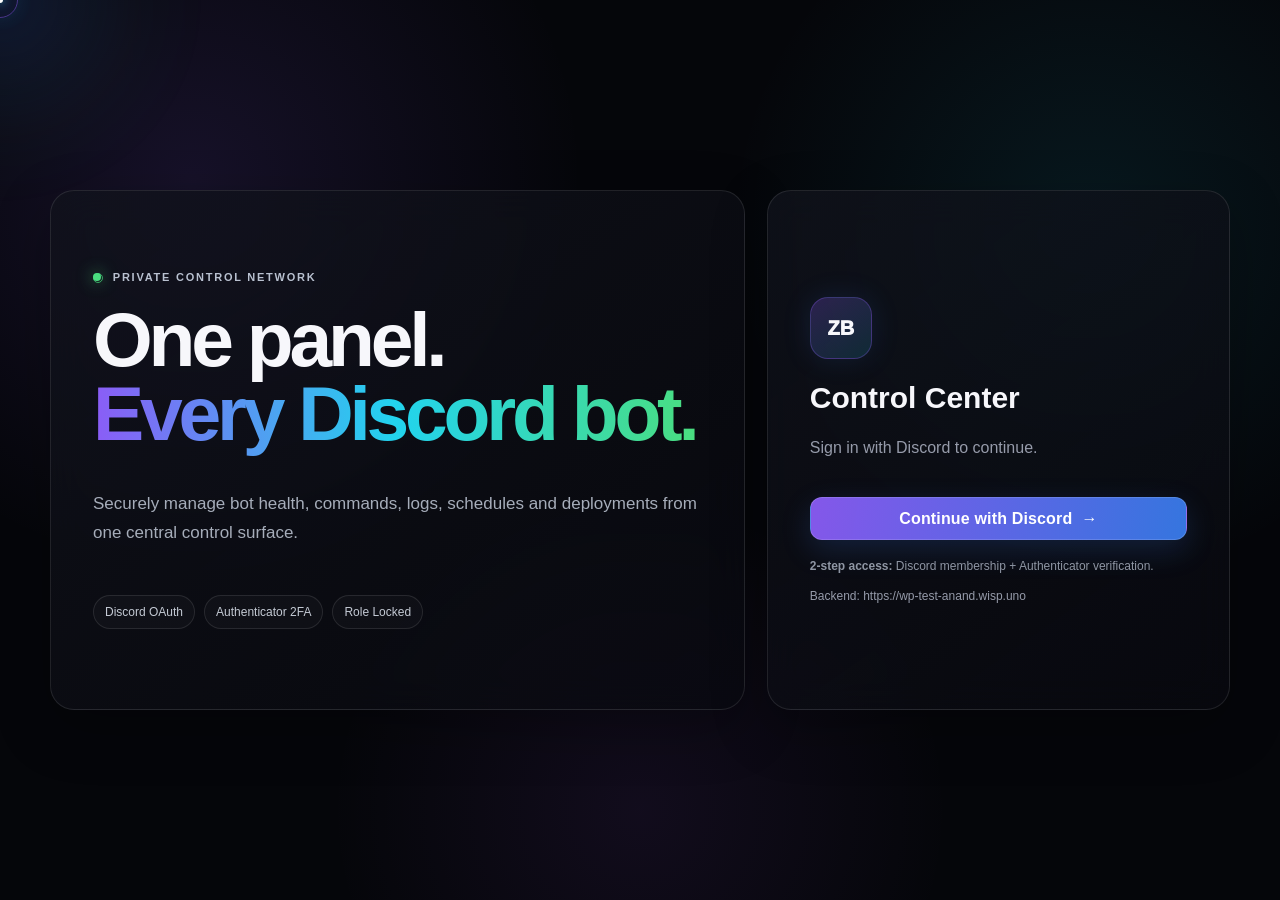
<file: index.html>
<!doctype html><html lang="en"><head><meta charset="utf-8"><meta name="viewport" content="width=device-width,initial-scale=1"><title>Zayen Bot Control</title><meta name="description" content="Private Discord bot control center"><link rel="stylesheet" href="./assets/app.css"></head>
<body class="dashboard-page"><div class="cursor-light"></div><div class="cursor-dot"></div><div class="cursor-ring"></div><div id="authGate">
<main class="auth-shell">
  <section class="auth-hero glass spotlight tilt">
    <div class="eyebrow"><span class="pulse"></span> PRIVATE CONTROL NETWORK</div>
    <h1>One panel.<br><span>Every Discord bot.</span></h1>
    <p>Securely manage bot health, commands, logs, schedules and deployments from one central control surface.</p>
    <div class="auth-pills"><span>Discord OAuth</span><span>Authenticator 2FA</span><span>Role Locked</span></div>
  </section>
  <section class="login-card glass spotlight tilt">
    <div class="brand-mark">ZB</div>
    <h2>Control Center</h2><p class="muted">Sign in with Discord to continue.</p>
    <div id="authError" class="alert danger auth-error"></div>
    <a id="discordLogin" class="btn primary discord-login magnetic" href="https://wp-test-anand.wisp.uno/login/discord">Continue with Discord <span>→</span></a>
    <div class="security-note"><b>2-step access:</b> Discord membership + Authenticator verification.</div>
    <div id="backendLabel" class="backend-pill"></div>
  </section>
</main></div><div id="dashboardApp" class="hidden-app"><div class="cursor-light"></div><div class="cursor-dot"></div><div class="cursor-ring"></div><div class="top-progress"></div>
<div class="app-shell">
<aside class="sidebar glass">
  <div class="side-brand"><div class="brand-mark small">ZB</div><div><b>Zayen Control</b><small>BOT NETWORK</small></div></div>
  <nav class="side-nav">
    <button data-view="overview" class="nav-item active"><span>◈</span> Overview</button>
    <button data-view="bots" class="nav-item"><span>🤖</span> Bots</button>
    <button data-view="commands" class="nav-item admin-only"><span>⌘</span> Command Center</button>
    <button data-view="servers" class="nav-item admin-only"><span>◉</span> Servers</button>
    <button data-view="logs" class="nav-item admin-only"><span>≡</span> Live Logs</button>
    <button data-view="analytics" class="nav-item admin-only"><span>⌁</span> Analytics</button>
    <button data-view="scheduler" class="nav-item admin-only"><span>◷</span> Scheduler</button>
    <button data-view="errors" class="nav-item admin-only"><span>⚠</span> Errors</button>
    <button data-view="updates" class="nav-item admin-only"><span>↻</span> Updates</button>
    <button data-view="permissions" class="nav-item owner-only"><span>♢</span> Permissions</button>
    <button data-view="audit" class="nav-item admin-only"><span>✓</span> Audit Log</button>
    <button data-view="developer" class="nav-item owner-only"><span>&lt;/&gt;</span> Developer</button>
    <button data-view="settings" class="nav-item admin-only"><span>⚙</span> Settings</button>
  </nav>
  <div class="side-footer"><span class="status-dot"></span><div><b>Secure session</b><small>Discord + TOTP</small></div></div>
</aside>
<main class="main-area">
<header class="topbar"><div><p class="kicker">CENTRAL BOT MANAGER</p><h1 id="pageTitle">Overview</h1></div><div class="top-actions"><button id="refreshBtn" class="icon-btn magnetic" title="Refresh">↻</button><div class="profile"><img id="avatar" alt=""><div><b id="username">Loading…</b><small id="role">—</small></div></div><button id="logoutBtn" class="icon-btn" title="Logout">↪</button></div></header>
<section id="view-overview" class="view active">
  <div class="hero-panel glass spotlight tilt"><div><div class="eyebrow"><span class="pulse"></span> CONTROL NETWORK</div><h2>All systems.<br><span>One command center.</span></h2><p>Live health, uptime, commands and operational control across every connected Wispbyte Discord bot.</p></div><div class="network-orb"><div class="orb-core">ZB</div><i></i><i></i><i></i></div></div>
  <div class="stats-grid"><article class="stat-card glass spotlight"><small>CONNECTED BOTS</small><strong id="statBots">0</strong><span id="statBotsSub">0 online</span></article><article class="stat-card glass spotlight"><small>TOTAL GUILDS</small><strong id="statGuilds">0</strong><span>Across connected bots</span></article><article class="stat-card glass spotlight"><small>COMMANDS</small><strong id="statCommands">0</strong><span>Registered actions</span></article><article class="stat-card glass spotlight"><small>NETWORK HEALTH</small><strong id="statHealth">—</strong><span>Live heartbeat</span></article></div>
  <div class="section-head"><div><small>BOT FLEET</small><h3>Live status</h3></div><button class="btn ghost admin-only" data-go="commands">Open Command Center</button></div><div id="botGrid" class="bot-grid"></div>
</section>
<section id="view-bots" class="view"><div class="section-head"><div><small>FLEET</small><h3>All bots</h3></div><div class="legend"><span><i class="online"></i>Online</span><span><i class="offline"></i>Offline</span></div></div><div id="botTable" class="data-card glass"></div></section>
<section id="view-commands" class="view"><div class="panel-grid two"><article class="glass form-card"><div class="section-head compact"><div><small>REMOTE ACTION</small><h3>Command Center</h3></div><span class="badge-role">ADMIN+</span></div><label>Bot</label><select id="cmdBot"></select><label>Server</label><select id="cmdGuild"><option value="">Select a bot first</option></select><label>Context Channel <span class="muted tiny">(optional)</span></label><select id="cmdContextChannel"><option value="">Auto / command default</option></select><label>Command</label><select id="cmdName"><option value="">Select a command</option></select><div id="cmdFields"></div><button id="runCommand" class="btn primary magnetic">Execute Command</button><div id="cmdResult" class="console-mini">Select bot → server → command.</div></article><article class="glass info-card"><small>SECURITY MODEL</small><h3>No browser shell for Admin</h3><p>Admin commands travel through the bot control bridge and can only call actions registered by that bot. Raw source/script endpoints are blocked unless the Discord role resolves to Owner.</p><div class="perm-stack"><div><b>Owner</b><span>Full dashboard + Developer</span></div><div><b>Admin</b><span>Lifecycle + commands + logs</span></div><div><b>Staff</b><span>Status only</span></div></div></article></div></section>
<section id="view-servers" class="view"><div class="glass data-card"><div class="section-head compact"><h3>Server inventory</h3><button id="loadServers" class="btn ghost">Refresh</button></div><div id="serverList"></div></div></section>
<section id="view-logs" class="view"><div class="terminal glass"><div class="terminal-head"><span></span><span></span><span></span><b>LIVE BOT LOGS</b><button id="loadLogs" class="btn ghost" style="margin-left:auto;min-height:28px">Refresh</button></div><pre id="liveLog">Waiting for bot output…</pre></div></section>
<section id="view-analytics" class="view"><div class="stats-grid"><article class="stat-card glass"><small>ONLINE RATE</small><strong id="aOnline">0%</strong></article><article class="stat-card glass"><small>AVG PING</small><strong id="aPing">0ms</strong></article><article class="stat-card glass"><small>RAM USED</small><strong id="aRam">0MB</strong></article><article class="stat-card glass"><small>AVG CPU</small><strong id="aCpu">0%</strong></article></div><div class="glass chart-card"><h3>Fleet health bars</h3><div id="healthBars"></div></div></section>
<section id="view-scheduler" class="view"><div class="panel-grid two"><article class="glass form-card"><h3>Schedule a command</h3><label>Bot</label><select id="scheduleBot"></select><label>Guild ID</label><input id="scheduleGuild"><label>Command</label><input id="scheduleCommand"><label>Arguments JSON</label><textarea id="scheduleArgs">{}</textarea><label>Run at (ISO 8601, UTC recommended)</label><input id="scheduleAt" placeholder="2026-08-31T12:00:00+00:00"><button id="createSchedule" class="btn primary">Create schedule</button></article><article class="glass data-card"><h3>Recent scheduled jobs</h3><div id="scheduleList"></div></article></div></section>
<section id="view-errors" class="view"><div class="glass data-card"><div class="section-head compact"><h3>Error stream</h3><button id="loadErrors" class="btn ghost">Refresh</button></div><div id="errorList"></div></div></section>
<section id="view-updates" class="view"><div class="empty-panel glass"><span>↻</span><h3>Update orchestration</h3><p>Owner can edit approved source files in Developer and restart the target bot. For production deploys, connect your host/provider deploy action to the Host Agent adapter.</p></div></section>
<section id="view-permissions" class="view"><div class="glass data-card"><h3>Permission policy</h3><table><thead><tr><th>Role</th><th>Discord Role ID</th><th>Access</th></tr></thead><tbody><tr><td><b>Owner</b></td><td><code>1401968803700805732</code></td><td>Full access + Developer/source</td></tr><tr><td><b>Admin</b></td><td><code>1401968803700805731</code></td><td>Lifecycle, commands, logs, scheduler, settings</td></tr><tr><td><b>Staff</b></td><td><code>1401968803700805728</code></td><td>Bot Online / Offline status only</td></tr></tbody></table><p class="muted">Guild lock: <code>1401968803675373609</code>. Backend checks this after Discord OAuth; UI visibility is only cosmetic.</p></div></section>
<section id="view-audit" class="view"><div class="glass data-card"><div class="section-head compact"><h3>Audit trail</h3><button id="loadAudit" class="btn ghost">Refresh</button></div><div id="auditList"></div></div></section>
<section id="view-developer" class="view"><div class="panel-grid two"><article class="glass form-card"><div class="section-head compact"><h3>Owner Script Manager</h3><span class="badge-role owner">OWNER</span></div><label>Bot</label><select id="devBot"></select><button id="listScripts" class="btn ghost">List approved files</button><div id="scriptList" class="file-list"></div></article><article class="glass form-card"><label>Path</label><input id="scriptPath" placeholder="main.py"><div class="button-row"><button id="readScript" class="btn ghost">Read</button><button id="writeScript" class="btn primary">Save</button></div><textarea id="scriptContent" class="code-editor" rows="22" spellcheck="false"></textarea><p class="muted tiny">Wispbyte Runner blocks .env, secrets, keys, tokens and paths outside the configured bot directory.</p></article></div></section>
<section id="view-settings" class="view"><div class="glass data-card"><h3>Control settings</h3><div class="settings-grid"><div><small>AUTH</small><b>Discord OAuth + TOTP</b></div><div><small>GUILD LOCK</small><b>1401968803675373609</b></div><div><small>ADMIN SHELL</small><b>Disabled</b></div><div><small>AUDIT</small><b>Enabled</b></div></div></div></section>
</main></div><div id="toast" class="toast"></div></div><script src="./config.js"></script>
<script src="./assets/effects.js"></script>
<script src="./assets/dashboard.js"></script>
<script>
(function(){
  const login = document.getElementById('discordLogin');
  if(login){
    login.onclick = function(e){
      e.preventDefault();
      window.location.href = 'https://wp-test-anand.wisp.uno/login/discord';
    };
  }
})();
</script>
</body></html>
</file>
<file: assets/app.css>
*{box-sizing:border-box}html{scroll-behavior:smooth}body{margin:0;font-family:Inter,Segoe UI,Arial,sans-serif;background:#05060a;color:#f7f7fb;overflow-x:hidden}:root{--bg:#05060a;--purple:#8b5cf6;--violet:#a855f7;--cyan:#22d3ee;--blue:#3b82f6;--green:#22c55e;--green2:#4ade80;--red:#fb7185;--amber:#f59e0b;--border:rgba(255,255,255,.10);--muted:#969baa;--panel:rgba(14,16,24,.72);--panel2:rgba(8,10,16,.76)}body:before{content:"";position:fixed;inset:0;z-index:-10;background:radial-gradient(circle at 15% 20%,rgba(139,92,246,.13),transparent 30%),radial-gradient(circle at 85% 25%,rgba(34,211,238,.09),transparent 28%),radial-gradient(circle at 50% 90%,rgba(168,85,247,.08),transparent 30%),#05060a}body:after{content:"";position:fixed;inset:0;z-index:-9;pointer-events:none;opacity:.15;background-image:linear-gradient(rgba(255,255,255,.025) 1px,transparent 1px),linear-gradient(90deg,rgba(255,255,255,.025) 1px,transparent 1px);background-size:55px 55px;mask-image:radial-gradient(ellipse at center,#000 0,transparent 75%)}a{color:inherit}.glass{background:linear-gradient(145deg,rgba(17,19,28,.78),rgba(9,10,16,.68));border:1px solid var(--border);backdrop-filter:blur(18px);box-shadow:0 18px 55px rgba(0,0,0,.26)}.spotlight{--mx:50%;--my:50%;position:relative;overflow:hidden}.spotlight:before{content:"";position:absolute;left:var(--mx);top:var(--my);width:240px;height:240px;transform:translate(-50%,-50%);border-radius:50%;pointer-events:none;background:radial-gradient(circle,rgba(59,130,246,.22),rgba(34,211,238,.11) 28%,rgba(34,197,94,.10) 48%,transparent 72%);filter:blur(10px);opacity:0;transition:opacity .25s;z-index:0}.spotlight:hover:before{opacity:1}.spotlight>*{position:relative;z-index:1}.tilt{transform-style:preserve-3d;transition:transform .18s ease,border-color .3s,box-shadow .3s}.tilt:hover{border-color:rgba(59,130,246,.42);box-shadow:0 24px 70px rgba(59,130,246,.10),0 0 35px rgba(34,197,94,.05)}.cursor-light{position:fixed;width:430px;height:430px;border-radius:50%;pointer-events:none;transform:translate(-50%,-50%);background:radial-gradient(circle,rgba(59,130,246,.12),rgba(34,211,238,.045) 30%,rgba(34,197,94,.025) 45%,transparent 68%);filter:blur(2px);z-index:0}.cursor-dot,.cursor-ring{position:fixed;top:0;left:0;pointer-events:none;z-index:10000;border-radius:50%;transform:translate(-50%,-50%)}.cursor-dot{width:6px;height:6px;background:#fff;box-shadow:0 0 10px rgba(34,211,238,.8),0 0 20px rgba(139,92,246,.5)}.cursor-ring{width:36px;height:36px;border:1.5px solid rgba(139,92,246,.55);box-shadow:0 0 18px rgba(34,211,238,.15);transition:width .25s,height .25s,border-color .25s,opacity .25s;opacity:.85}body.cursor-hover .cursor-dot{width:10px;height:10px;background:#22d3ee}body.cursor-hover .cursor-ring{width:52px;height:52px;border-color:rgba(34,211,238,.7)}.top-progress{position:fixed;top:0;left:0;height:2px;width:0;z-index:10001;background:linear-gradient(90deg,var(--purple),var(--cyan),var(--green2));box-shadow:0 0 12px rgba(34,211,238,.4)}@media(hover:hover) and (pointer:fine){body{cursor:none}a,button,input,select,textarea{cursor:none}}@media(hover:none),(pointer:coarse){.cursor-dot,.cursor-ring,.cursor-light{display:none!important}}
.btn{min-height:43px;border-radius:12px;border:1px solid var(--border);padding:0 16px;background:rgba(255,255,255,.035);color:#fff;font-weight:800;letter-spacing:.01em;transition:transform .18s,border-color .2s,box-shadow .2s,background .2s;display:inline-flex;align-items:center;justify-content:center;gap:9px;text-decoration:none}.btn:hover{transform:translateY(-2px);border-color:rgba(34,211,238,.35);box-shadow:0 12px 30px rgba(59,130,246,.12)}.btn.primary{background:linear-gradient(100deg,rgba(139,92,246,.95),rgba(59,130,246,.9));border-color:rgba(255,255,255,.14);box-shadow:0 10px 30px rgba(59,130,246,.18)}.btn.ghost{background:rgba(255,255,255,.025)}.icon-btn{width:42px;height:42px;border-radius:12px;border:1px solid var(--border);background:rgba(255,255,255,.035);color:#fff;display:grid;place-items:center;text-decoration:none;font-size:18px}.muted{color:var(--muted)}.tiny{font-size:12px}.alert{padding:12px 14px;border-radius:12px;margin:14px 0;font-size:13px}.alert.danger{border:1px solid rgba(251,113,133,.25);background:rgba(251,113,133,.08);color:#fecdd3}.eyebrow,.step-badge,.kicker{font-size:11px;font-weight:900;letter-spacing:.16em;color:#b9c1d0}.pulse{display:inline-block;width:8px;height:8px;border-radius:50%;background:var(--green2);box-shadow:0 0 16px rgba(74,222,128,.8);margin-right:7px}.pulse:after{content:"";display:block;width:8px;height:8px;border-radius:50%;animation:pulse 1.8s infinite;border:1px solid rgba(74,222,128,.7)}@keyframes pulse{0%{transform:scale(1);opacity:1}100%{transform:scale(2.5);opacity:0}}
.auth-page{min-height:100vh;display:grid;place-items:center;padding:32px}.auth-shell{width:min(1180px,100%);display:grid;grid-template-columns:1.2fr .8fr;gap:22px}.auth-hero,.login-card,.twofa-card{border-radius:24px;padding:42px}.auth-hero{min-height:520px;display:flex;flex-direction:column;justify-content:center}.auth-hero h1{font-size:clamp(44px,6vw,78px);line-height:.96;margin:20px 0 22px;letter-spacing:-.055em}.auth-hero h1 span,.hero-panel h2 span{background:linear-gradient(90deg,var(--purple),var(--cyan),var(--green2));-webkit-background-clip:text;background-clip:text;color:transparent}.auth-hero p{max-width:650px;font-size:17px;color:#a6adba;line-height:1.7}.auth-pills{display:flex;flex-wrap:wrap;gap:9px;margin-top:30px}.auth-pills span{border:1px solid var(--border);background:rgba(255,255,255,.025);padding:9px 11px;border-radius:999px;font-size:12px;color:#c4cad4}.login-card{display:flex;flex-direction:column;justify-content:center}.brand-mark{width:62px;height:62px;border-radius:18px;display:grid;place-items:center;font-weight:1000;font-size:20px;background:linear-gradient(145deg,rgba(139,92,246,.25),rgba(34,211,238,.14));border:1px solid rgba(139,92,246,.3);box-shadow:0 0 30px rgba(59,130,246,.12)}.brand-mark.small{width:42px;height:42px;border-radius:13px;font-size:14px}.login-card h2,.twofa-card h1{font-size:30px;margin:22px 0 8px}.discord-login{margin-top:24px}.security-note{margin-top:17px;color:#8f96a4;font-size:12px;line-height:1.6}.twofa-shell{width:min(520px,100%)}.twofa-card{border-radius:24px}.qr-wrap{background:#fff;border-radius:18px;padding:10px;width:max-content;margin:22px auto}.qr-wrap img{width:190px;display:block}.secret{display:block;padding:10px;border-radius:10px;background:#090b12;border:1px solid var(--border);font-size:11px;word-break:break-all;color:#cdd4df}.twofa-card form{display:grid;gap:10px;margin-top:18px}.twofa-card label,.form-card label{font-size:12px;color:#a7adba;font-weight:700}input,select,textarea{width:100%;border:1px solid var(--border);border-radius:12px;background:#080a11;color:#f8fafc;padding:12px 13px;outline:none;font:inherit;transition:border-color .2s,box-shadow .2s}input:focus,select:focus,textarea:focus{border-color:rgba(34,211,238,.45);box-shadow:0 0 0 4px rgba(34,211,238,.06)}.twofa-card input{text-align:center;font-size:26px;letter-spacing:.28em}.text-link{display:block;text-align:center;margin-top:16px;color:#94a3b8;font-size:12px}
.app-shell{display:grid;grid-template-columns:260px 1fr;min-height:100vh}.sidebar{position:fixed;left:0;top:0;bottom:0;width:260px;padding:20px 14px;border-radius:0;border-top:0;border-bottom:0;border-left:0;z-index:50}.side-brand{display:flex;align-items:center;gap:11px;padding:3px 8px 18px}.side-brand b{font-size:14px}.side-brand small{display:block;color:#747d8d;font-size:9px;letter-spacing:.15em;margin-top:3px}.side-nav{display:grid;gap:4px;margin-top:8px}.nav-item{height:42px;border:0;border-radius:11px;background:transparent;color:#8f96a4;text-align:left;padding:0 12px;font-weight:700;display:flex;align-items:center;gap:10px;position:relative}.nav-item:hover,.nav-item.active{color:#fff;background:linear-gradient(90deg,rgba(139,92,246,.11),rgba(34,211,238,.04));box-shadow:inset 0 0 0 1px rgba(139,92,246,.12)}.nav-item.active:before{content:"";position:absolute;left:0;height:20px;width:2px;border-radius:2px;background:linear-gradient(var(--purple),var(--cyan));box-shadow:0 0 12px rgba(34,211,238,.6)}.side-footer{position:absolute;bottom:17px;left:14px;right:14px;border:1px solid var(--border);border-radius:12px;padding:11px;display:flex;align-items:center;gap:10px;background:rgba(255,255,255,.02)}.side-footer b{font-size:11px}.side-footer small{display:block;color:#747d8d;font-size:9px;margin-top:2px}.status-dot{width:8px;height:8px;border-radius:50%;background:var(--green2);box-shadow:0 0 12px rgba(74,222,128,.6)}.main-area{grid-column:2;padding:25px 30px 60px;min-width:0}.topbar{height:70px;display:flex;align-items:center;justify-content:space-between;margin-bottom:22px}.topbar h1{margin:4px 0 0;font-size:24px}.kicker{margin:0;color:#6f7888}.top-actions{display:flex;align-items:center;gap:10px}.profile{display:flex;align-items:center;gap:10px;border:1px solid var(--border);border-radius:13px;padding:6px 10px 6px 7px;background:rgba(255,255,255,.025)}.profile img{width:32px;height:32px;border-radius:9px;background:#111}.profile b{display:block;font-size:11px}.profile small{display:block;text-transform:uppercase;color:#7f8796;font-size:9px;font-weight:900;letter-spacing:.08em;margin-top:2px}.view{display:none;animation:fadeUp .35s ease both}.view.active{display:block}@keyframes fadeUp{from{opacity:0;transform:translateY(8px)}to{opacity:1;transform:none}}.hero-panel{border-radius:24px;min-height:260px;padding:34px;display:flex;justify-content:space-between;align-items:center}.hero-panel h2{font-size:48px;line-height:1.02;letter-spacing:-.045em;margin:14px 0}.hero-panel p{max-width:620px;color:#949baa;line-height:1.65}.network-orb{width:210px;height:210px;position:relative;display:grid;place-items:center;margin-right:25px}.network-orb:before,.network-orb:after,.network-orb i{content:"";position:absolute;border:1px solid rgba(139,92,246,.18);border-radius:50%;animation:orbit 10s linear infinite}.network-orb:before{inset:10px}.network-orb:after{inset:31px;animation-direction:reverse;animation-duration:7s}.network-orb i:nth-child(2){inset:52px;border-color:rgba(34,211,238,.2);animation-duration:5s}.network-orb i:nth-child(3){width:8px;height:8px;top:14px;left:101px;background:var(--cyan);border:0;box-shadow:0 0 14px rgba(34,211,238,.8);transform-origin:4px 91px}.network-orb i:nth-child(4){width:7px;height:7px;bottom:28px;right:48px;background:var(--green2);border:0;box-shadow:0 0 14px rgba(74,222,128,.7)}.orb-core{width:72px;height:72px;border-radius:22px;display:grid;place-items:center;font-weight:1000;background:linear-gradient(145deg,rgba(139,92,246,.24),rgba(34,211,238,.12));border:1px solid rgba(34,211,238,.25);box-shadow:0 0 55px rgba(59,130,246,.15)}@keyframes orbit{to{transform:rotate(360deg)}}.stats-grid{display:grid;grid-template-columns:repeat(4,1fr);gap:14px;margin-top:14px}.stat-card{border-radius:17px;padding:18px;min-height:112px}.stat-card small{display:block;color:#7f8796;font-size:9px;font-weight:900;letter-spacing:.14em}.stat-card strong{font-size:30px;display:block;margin:9px 0 5px}.stat-card span{font-size:10px;color:#737b89}.section-head{display:flex;align-items:end;justify-content:space-between;margin:28px 2px 12px}.section-head.compact{margin:0 0 16px}.section-head small{color:#6f7887;font-size:9px;font-weight:900;letter-spacing:.15em}.section-head h3,.data-card h3,.form-card h3,.info-card h3,.chart-card h3{margin:4px 0 0;font-size:18px}.bot-grid{display:grid;grid-template-columns:repeat(3,1fr);gap:14px}.bot-card{border-radius:18px;padding:18px;position:relative;overflow:hidden}.bot-card:after{content:"";position:absolute;right:-30px;top:-30px;width:100px;height:100px;border-radius:50%;background:radial-gradient(circle,rgba(59,130,246,.08),transparent 70%)}.bot-head{display:flex;align-items:center;justify-content:space-between}.bot-id{display:flex;align-items:center;gap:10px}.bot-icon{width:38px;height:38px;border-radius:12px;display:grid;place-items:center;background:rgba(139,92,246,.10);border:1px solid rgba(139,92,246,.18)}.bot-id b{font-size:13px}.bot-id small{display:block;color:#6e7786;font-size:9px;margin-top:2px}.status-pill{font-size:9px;font-weight:900;padding:6px 8px;border-radius:999px}.status-pill.online{color:#86efac;background:rgba(34,197,94,.09);border:1px solid rgba(34,197,94,.18)}.status-pill.offline{color:#fda4af;background:rgba(251,113,133,.08);border:1px solid rgba(251,113,133,.16)}.bot-metrics{display:grid;grid-template-columns:repeat(3,1fr);gap:8px;margin:18px 0}.metric{border:1px solid rgba(255,255,255,.06);background:rgba(255,255,255,.018);border-radius:10px;padding:9px}.metric small{font-size:8px;color:#697282;display:block}.metric b{font-size:11px;margin-top:4px;display:block}.bot-actions{display:flex;gap:7px}.bot-actions .btn{min-height:34px;padding:0 10px;font-size:10px;flex:1}.data-card,.form-card,.info-card,.chart-card,.empty-panel{border-radius:20px;padding:20px}.data-card table{width:100%;border-collapse:collapse}.data-card th,.data-card td{text-align:left;padding:13px 10px;border-bottom:1px solid rgba(255,255,255,.055);font-size:11px}.data-card th{color:#717a89;font-size:9px;letter-spacing:.11em}.data-card code{font-size:10px;color:#a5b4fc}.legend{display:flex;gap:14px;color:#7e8796;font-size:10px}.legend i{display:inline-block;width:7px;height:7px;border-radius:50%;margin-right:5px}.legend .online{background:var(--green2)}.legend .offline{background:var(--red)}.panel-grid.two{display:grid;grid-template-columns:1fr 1fr;gap:14px}.form-card{display:grid;gap:10px}.info-card p{color:#8f97a5;line-height:1.7}.badge-role{font-size:9px;padding:5px 8px;border-radius:999px;border:1px solid rgba(34,211,238,.2);background:rgba(34,211,238,.06);color:#a5f3fc}.badge-role.owner{border-color:rgba(168,85,247,.24);background:rgba(168,85,247,.07);color:#d8b4fe}.console-mini{margin-top:6px;min-height:90px;border-radius:12px;background:#06070b;border:1px solid rgba(255,255,255,.06);padding:12px;color:#94a3b8;font:11px/1.55 Consolas,monospace;white-space:pre-wrap;overflow:auto}.perm-stack{display:grid;gap:9px;margin-top:20px}.perm-stack>div{display:flex;justify-content:space-between;border-bottom:1px solid rgba(255,255,255,.055);padding:10px 0;font-size:11px}.perm-stack span{color:#788190}.terminal{border-radius:18px;overflow:hidden}.terminal-head{height:42px;display:flex;align-items:center;gap:7px;padding:0 13px;border-bottom:1px solid rgba(255,255,255,.055)}.terminal-head span{width:8px;height:8px;border-radius:50%;background:#fb7185}.terminal-head span:nth-child(2){background:#fbbf24}.terminal-head span:nth-child(3){background:#4ade80}.terminal-head b{margin-left:7px;color:#747d8b;font-size:9px;letter-spacing:.12em}.terminal pre{min-height:460px;max-height:650px;overflow:auto;margin:0;padding:18px;color:#a5b4c4;background:#05070b;font:11px/1.7 Consolas,monospace}.chart-card{margin-top:14px}.health-row{display:grid;grid-template-columns:150px 1fr 50px;gap:12px;align-items:center;margin:14px 0;font-size:11px}.bar{height:8px;border-radius:999px;background:rgba(255,255,255,.05);overflow:hidden}.bar i{display:block;height:100%;border-radius:inherit;background:linear-gradient(90deg,var(--purple),var(--cyan),var(--green2));box-shadow:0 0 12px rgba(34,211,238,.25)}.empty-panel{text-align:center;min-height:300px;display:grid;place-content:center}.empty-panel>span{font-size:32px}.empty-panel p{color:#89919f;max-width:560px;line-height:1.7}.audit-row,.error-row,.schedule-row{display:grid;grid-template-columns:160px 120px 150px 1fr;gap:10px;padding:11px 0;border-bottom:1px solid rgba(255,255,255,.055);font-size:10px}.error-row{grid-template-columns:160px 100px 1fr}.schedule-row{grid-template-columns:60px 120px 160px 1fr}.audit-row small,.error-row small,.schedule-row small{color:#77808f}.file-list{display:grid;gap:6px;max-height:420px;overflow:auto}.file-item{border:1px solid rgba(255,255,255,.06);border-radius:9px;padding:9px;font:10px Consolas,monospace;color:#a8b2c1;background:rgba(255,255,255,.015)}.code-editor{font:11px/1.55 Consolas,monospace;min-height:420px;resize:vertical}.button-row{display:flex;gap:8px}.button-row .btn{flex:1}.settings-grid{display:grid;grid-template-columns:repeat(2,1fr);gap:12px;margin-top:18px}.settings-grid>div{border:1px solid rgba(255,255,255,.06);border-radius:12px;padding:15px}.settings-grid small{display:block;color:#6f7887;font-size:9px}.settings-grid b{display:block;margin-top:7px;font-size:12px}.toast{position:fixed;right:22px;bottom:22px;z-index:1000;max-width:360px;padding:13px 15px;border-radius:13px;background:#0d111a;border:1px solid rgba(34,211,238,.2);box-shadow:0 18px 50px rgba(0,0,0,.35);font-size:11px;opacity:0;transform:translateY(10px);pointer-events:none;transition:.25s}.toast.show{opacity:1;transform:none}.toast.error{border-color:rgba(251,113,133,.25)}.hidden{display:none!important}
@media(max-width:1050px){.app-shell{grid-template-columns:86px 1fr}.sidebar{width:86px}.side-brand>div:last-child,.nav-item{font-size:0}.nav-item span{font-size:16px}.side-footer div{display:none}.main-area{grid-column:2;padding:22px 20px}.stats-grid{grid-template-columns:repeat(2,1fr)}.bot-grid{grid-template-columns:repeat(2,1fr)}.network-orb{display:none}}@media(max-width:760px){.auth-shell{grid-template-columns:1fr}.auth-hero{min-height:auto}.app-shell{display:block}.sidebar{position:static;width:auto;height:auto;border-right:0;padding:10px;overflow:auto}.side-brand,.side-footer{display:none}.side-nav{display:flex;overflow:auto}.nav-item{font-size:0;min-width:46px;padding:0;justify-content:center}.main-area{padding:16px}.topbar{height:auto}.profile div{display:none}.hero-panel{padding:24px}.hero-panel h2{font-size:38px}.stats-grid,.bot-grid,.panel-grid.two,.settings-grid{grid-template-columns:1fr}.audit-row,.error-row,.schedule-row{grid-template-columns:1fr}.auth-hero,.login-card,.twofa-card{padding:26px}.auth-hero h1{font-size:46px}}

/* GitHub Pages split-mode */
#authGate{min-height:100vh;display:grid;place-items:center;padding:32px}
#dashboardApp.hidden-app{display:none!important}
#authGate.hidden-auth{display:none!important}
.auth-error{display:none;margin:14px 0}.auth-error.show{display:block}
.backend-pill{margin-top:12px;font-size:12px;color:var(--muted);word-break:break-all}
</file>
